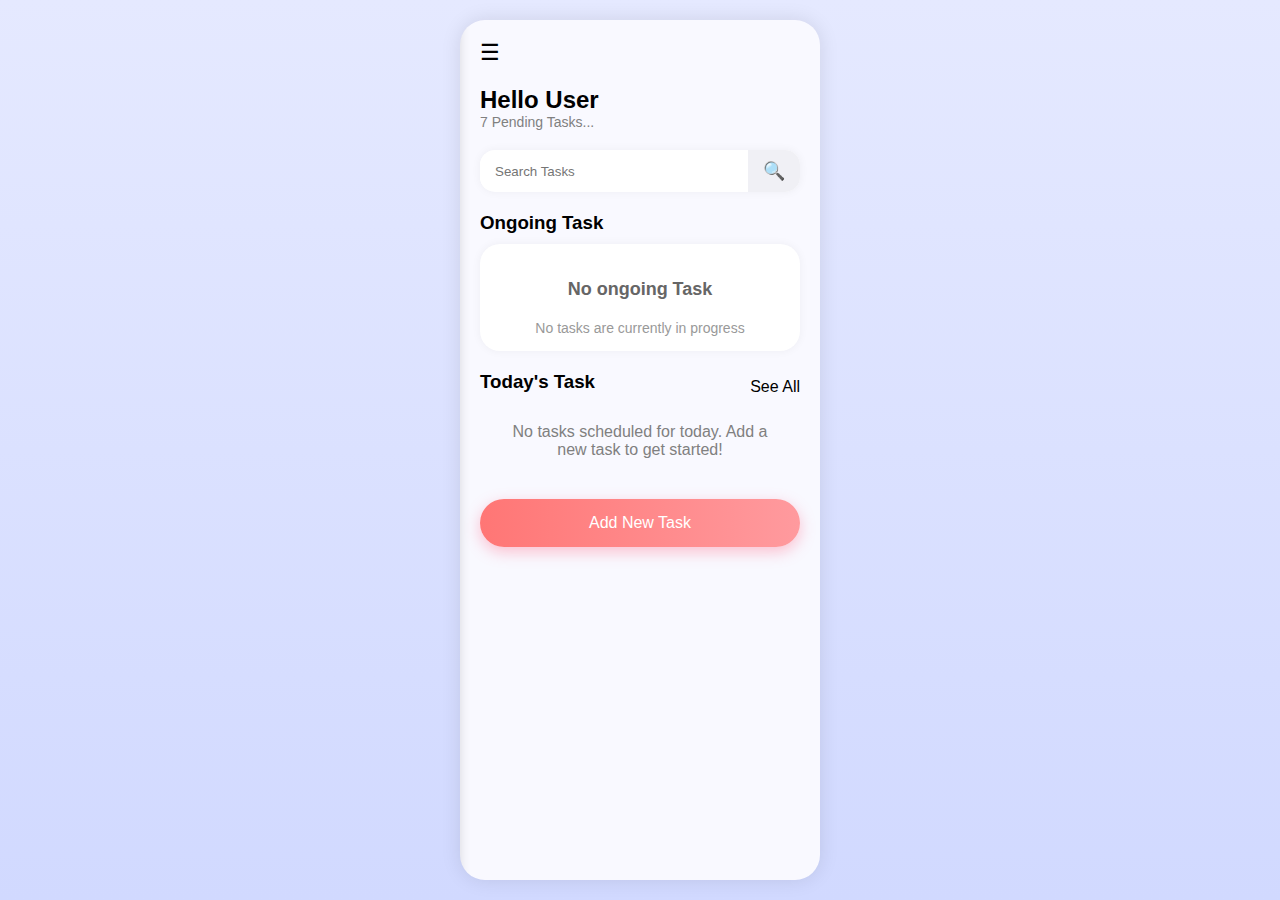
<file: ToDoApp/add.html>
<!DOCTYPE html>
<html lang="en">
<head>
  <meta charset="UTF-8" />
  <meta name="viewport" content="width=device-width, initial-scale=1.0"/>
  <title>To-Do Android App</title>
  <link rel="stylesheet" href="addC.css"/>
</head>
<body>

  <div class="app-container">
    <!-- Sidebar -->
    <div id="sidebar" class="sidebar">
      <ul>
        <li>👤 Profile</li>
        <li id="manageTasksBtn">📝 Manage Tasks</li>
        <ul id="sidebarTaskList" style="display:none; margin-left:20px;"></ul>
        <li id="previousTasksBtn">📋 Previous Tasks</li>
        <ul id="previousTasksList" style="display:none; margin-left:20px;"></ul>
        <li>🚪 Logout</li>
      </ul>
    </div>

    <!-- View/Edit Popup -->
    <div id="popup" class="popup">
      <div class="popup-content">
        <span class="close-btn" onclick="closePopup()">&times;</span>
        <h3 id="popupTitleDisplay"></h3>
        <p id="popupDescDisplay"></p>
        <p id="popupTimeDisplay"></p>

        <div id="popupEditForm" class="hidden">
          <input id="editTitle" type="text" placeholder="Title" />
          <input id="editDesc" type="text" placeholder="Description" />
          <input id="editDate" type="date" />
          <input id="editTime" type="text" placeholder="Time (e.g., 02:00 PM)" />
          <button onclick="saveTask()">💾 Save</button>
        </div>

        <button id="editBtn" onclick="editTask()">✏️ Edit</button>
      </div>
    </div>

    <!-- Add Task Popup -->
    <div id="addPopup" class="popup">
      <div class="popup-content">
        <span class="close-btn" onclick="closeAddPopup()">&times;</span>
        <h3>Add New Task</h3>
        <input id="newTitle" type="text" placeholder="Task Title" />
        <input id="newDesc" type="text" placeholder="Task Description" />
        <input id="newDate" type="date" />
        <input id="newTime" type="text" pattern="^([0-1]?[0-9]|2[0-3]):[0-5][0-9]:[0-5][0-9]$" placeholder="Starting Time (hh:mm:ss)" />
        <input id="newDuration" type="text" pattern="^([0-1]?[0-9]|2[0-3]):[0-5][0-9]:[0-5][0-9]$" placeholder="Set Duration (hh:mm:ss)" />
        <button onclick="submitNewTask()">✅ Add Task</button>
      </div>
    </div>

    <!-- User Profile Popup -->
    <div id="profilePopup" class="popup">
      <div class="popup-content">
        <span class="close-btn" onclick="closeProfilePopup()">&times;</span>
        <h3>User Profile</h3>
        <p><strong>Name:</strong> <span id="profileName"></span></p>
        <p><strong>Email:</strong> <span id="profileEmail"></span></p>
      </div>
    </div>

    <!-- Logout Confirmation Popup -->
    <div id="logoutPopup" class="popup">
      <div class="popup-content" style="text-align:center;">
        <h3>Do you want to logout?</h3>
        <div style="margin-top:30px;">
          <button id="logoutYesBtn" style="margin-right:20px;">Yes</button>
          <button id="logoutNoBtn">No</button>
        </div>
      </div>
    </div>

    <!-- Weekly Tasks Popup -->
    <div id="weeklyPopup" class="popup">
      <div class="popup-content" style="max-width: 400px; max-height: 80vh; overflow-y: auto;">
        <span class="close-btn" onclick="closeWeeklyPopup()">&times;</span>
        <h3>This Week's Tasks</h3>
        <div id="weeklyTaskList"></div>
      </div>
    </div>

    <!-- Monthly Tasks Popup -->
    <div id="monthlyPopup" class="popup">
      <div class="popup-content" style="max-width: 400px; max-height: 80vh; overflow-y: auto;">
        <span class="close-btn" onclick="closeMonthlyPopup()">&times;</span>
        <h3>This Month's Tasks</h3>
        <div id="monthlyTaskList"></div>
      </div>
    </div>

    <!-- Yearly Tasks Popup -->
    <div id="yearlyPopup" class="popup">
      <div class="popup-content" style="max-width: 400px; max-height: 80vh; overflow-y: auto;">
        <span class="close-btn" onclick="closeYearlyPopup()">&times;</span>
        <h3>This Year's Tasks</h3>
        <div id="yearlyTaskList"></div>
      </div>
    </div>

    <!-- Completed Tasks Popup -->
    <div id="completedPopup" class="popup">
      <div class="popup-content" style="max-width: 400px; max-height: 80vh; overflow-y: auto;">
        <span class="close-btn" onclick="closeCompletedPopup()">&times;</span>
        <h3>Completed Tasks</h3>
        <div id="completedTaskList"></div>
      </div>
    </div>

    <!-- Incompleted Tasks Popup -->
    <div id="incompletedPopup" class="popup">
      <div class="popup-content" style="max-width: 400px; max-height: 80vh; overflow-y: auto;">
        <span class="close-btn" onclick="closeIncompletedPopup()">&times;</span>
        <h3>Incompleted Tasks</h3>
        <div id="incompletedTaskList"></div>
      </div>
    </div>

    <!-- Main UI -->
    <header>
      <div class="menu-icon" onclick="toggleSidebar()">☰</div>
      <div class="header-right">
      </div>
    </header>

    <section class="greeting">
      <h2>Hello <span id="greetingName"></span></h2>
      <p><span id="pendingCount"></span> Pending Tasks...</p>
    </section>

    <div class="search-bar">
      <input type="text" id="searchInput" placeholder="Search Tasks"/>
      <button onclick="searchTasks()">🔍</button>
    </div>

    <section class="ongoing-task">
      <h3>Ongoing Task</h3>
      <div id="ongoingTaskCard" class="task-card">
        <!-- Content will be dynamically populated -->
      </div>
    </section>

    <section class="today-task">
      <div class="task-header">
        <h3>Today's Task</h3>
        <span class="see-all">See All</span>
      </div>
      <div class="task-list" id="taskList"></div>
    </section>

    <button class="add-btn" onclick="openAddPopup()">Add New Task</button>
  </div>

  <script>
    const taskList = document.getElementById("taskList");
    const sidebar = document.getElementById("sidebar");

    // Load tasks from localStorage or use default tasks
    let tasks = JSON.parse(localStorage.getItem('tasks')) || [
      { title: "Lunch with client", desc: "Ask Secretary", date: new Date().toISOString().split('T')[0], time: "10:30 AM" },
      { title: "Check Emails", desc: "Open PC", date: new Date().toISOString().split('T')[0], time: "01:45 PM" },
      { title: "Team Meeting", desc: "Weekly standup", date: new Date().toISOString().split('T')[0], time: "09:00 AM" }
    ];
    
    // Add some sample tasks for the current week, month, and year
    function addSampleWeeklyTasks() {
      const today = new Date();
      const startOfWeek = new Date(today);
      startOfWeek.setDate(today.getDate() - today.getDay());
      
      // Add tasks for different days of the week
      const weeklyTasks = [
        { title: "Project Review", desc: "Review Q1 progress", date: new Date(startOfWeek.getTime() + 1 * 24 * 60 * 60 * 1000).toISOString().split('T')[0], time: "02:00 PM" },
        { title: "Client Call", desc: "Discuss new requirements", date: new Date(startOfWeek.getTime() + 3 * 24 * 60 * 60 * 1000).toISOString().split('T')[0], time: "11:00 AM" },
        { title: "Code Review", desc: "Review pull requests", date: new Date(startOfWeek.getTime() + 4 * 24 * 60 * 60 * 1000).toISOString().split('T')[0], time: "03:30 PM" },
        { title: "Weekend Planning", desc: "Plan next week tasks", date: new Date(startOfWeek.getTime() + 5 * 24 * 60 * 60 * 1000).toISOString().split('T')[0], time: "04:00 PM" }
      ];
      
      // Add tasks for different days of the month
      const monthlyTasks = [
        { title: "Monthly Budget Review", desc: "Review and plan budget", date: new Date(today.getFullYear(), today.getMonth(), 15).toISOString().split('T')[0], time: "10:00 AM" },
        { title: "Team Building Event", desc: "Monthly team activity", date: new Date(today.getFullYear(), today.getMonth(), 20).toISOString().split('T')[0], time: "02:00 PM" },
        { title: "Performance Review", desc: "Monthly performance check", date: new Date(today.getFullYear(), today.getMonth(), 25).toISOString().split('T')[0], time: "03:30 PM" },
        { title: "Monthly Report", desc: "Prepare monthly summary", date: new Date(today.getFullYear(), today.getMonth(), 28).toISOString().split('T')[0], time: "11:00 AM" }
      ];
      
      // Add tasks for different months of the year
      const yearlyTasks = [
        { title: "Annual Strategy Meeting", desc: "Plan company strategy for the year", date: new Date(today.getFullYear(), 2, 15).toISOString().split('T')[0], time: "09:00 AM" },
        { title: "Q2 Quarterly Review", desc: "Review Q2 performance and goals", date: new Date(today.getFullYear(), 5, 30).toISOString().split('T')[0], time: "02:00 PM" },
        { title: "Summer Team Retreat", desc: "Annual team building retreat", date: new Date(today.getFullYear(), 7, 15).toISOString().split('T')[0], time: "10:00 AM" },
        { title: "Q3 Quarterly Review", desc: "Review Q3 performance and goals", date: new Date(today.getFullYear(), 8, 30).toISOString().split('T')[0], time: "02:00 PM" },
        { title: "Annual Budget Planning", desc: "Plan budget for next year", date: new Date(today.getFullYear(), 10, 15).toISOString().split('T')[0], time: "11:00 AM" },
        { title: "Year-End Review", desc: "Annual performance and goal review", date: new Date(today.getFullYear(), 11, 20).toISOString().split('T')[0], time: "03:00 PM" }
      ];
      
      tasks.push(...weeklyTasks, ...monthlyTasks, ...yearlyTasks);
    }

    let currentEditIndex = null;

    // Function to save tasks to localStorage
    function saveTasksToStorage() {
      localStorage.setItem('tasks', JSON.stringify(tasks));
    }

    function updatePendingCount() {
      // Count only non-completed and non-expired tasks
      const now = new Date();
      const currentDate = now.toISOString().split('T')[0];
      const currentTime = now.toTimeString().split(' ')[0];
      
      const pendingTasks = tasks.filter(task => {
        if (task.completed) return false; // Skip completed tasks
        
        // Skip expired incomplete tasks
        if (task.date === currentDate) {
          // Check if task time has passed
          const taskTime = task.time;
          let taskTime24 = taskTime;
          if (taskTime.includes('PM') && !taskTime.includes('12')) {
            const hour = parseInt(taskTime.split(':')[0]) + 12;
            taskTime24 = hour + ':' + taskTime.split(':')[1].split(' ')[0] + ':00';
          } else if (taskTime.includes('AM') && taskTime.includes('12')) {
            taskTime24 = '00:' + taskTime.split(':')[1].split(' ')[0] + ':00';
          } else if (taskTime.includes('AM')) {
            taskTime24 = taskTime.split(' ')[0] + ':00';
          } else if (taskTime.includes('PM') && taskTime.includes('12')) {
            taskTime24 = '12:' + taskTime.split(':')[1].split(' ')[0] + ':00';
          }
          
          if (taskTime24 < currentTime) return false; // Skip expired tasks
        } else if (task.date < currentDate) {
          return false; // Skip past tasks
        }
        
        return true; // Include active tasks
      });
      
      document.getElementById("pendingCount").textContent = pendingTasks.length;
      updateOngoingTask(); // Also update ongoing task when pending count changes
    }

    function updateOngoingTask() {
      const ongoingTaskCard = document.getElementById("ongoingTaskCard");
      const now = new Date();
      const currentDate = now.toISOString().split('T')[0];
      const currentTime = now.toTimeString().split(' ')[0]; // HH:MM:SS format
      
      // Filter today's non-completed and non-expired tasks
      const todaysTasks = tasks.filter(task => {
        if (task.date !== currentDate) return false;
        if (task.completed) return false;
        
        // Skip expired tasks
        const taskTime = task.time;
        let taskTime24 = taskTime;
        if (taskTime.includes('PM') && !taskTime.includes('12')) {
          const hour = parseInt(taskTime.split(':')[0]) + 12;
          taskTime24 = hour + ':' + taskTime.split(':')[1].split(' ')[0] + ':00';
        } else if (taskTime.includes('AM') && taskTime.includes('12')) {
          taskTime24 = '00:' + taskTime.split(':')[1].split(' ')[0] + ':00';
        } else if (taskTime.includes('AM')) {
          taskTime24 = taskTime.split(' ')[0] + ':00';
        } else if (taskTime.includes('PM') && taskTime.includes('12')) {
          taskTime24 = '12:' + taskTime.split(':')[1].split(' ')[0] + ':00';
        }
        
        // Only include non-expired tasks
        return taskTime24 >= currentTime;
      });
      
      // Find the currently ongoing task
      let ongoingTask = null;
      
      for (let task of todaysTasks) {
        // Convert task time to 24-hour format for comparison
        let taskTime24 = task.time;
        if (task.time.includes('PM') && !task.time.includes('12')) {
          const hour = parseInt(task.time.split(':')[0]) + 12;
          taskTime24 = hour + ':' + task.time.split(':')[1].split(' ')[0] + ':00';
        } else if (task.time.includes('AM') && task.time.includes('12')) {
          taskTime24 = '00:' + task.time.split(':')[1].split(' ')[0] + ':00';
        } else if (task.time.includes('AM')) {
          taskTime24 = task.time.split(' ')[0] + ':00';
        } else if (task.time.includes('PM') && task.time.includes('12')) {
          taskTime24 = '12:' + task.time.split(':')[1].split(' ')[0] + ':00';
        }
        
        // Check if current time is at or after the task start time (ongoing period)
        const taskTime = new Date(`2000-01-01T${taskTime24}`);
        const currentTimeObj = new Date(`2000-01-01T${currentTime}`);
        
        // Task is ongoing if current time is at or after the start time
        if (currentTimeObj >= taskTime) {
          ongoingTask = task;
          break;
        }
      }
      
      if (ongoingTask) {
        // Calculate progress based on time elapsed
        let taskTime24 = ongoingTask.time;
        if (ongoingTask.time.includes('PM') && !ongoingTask.time.includes('12')) {
          const hour = parseInt(ongoingTask.time.split(':')[0]) + 12;
          taskTime24 = hour + ':' + ongoingTask.time.split(':')[1].split(' ')[0] + ':00';
        } else if (ongoingTask.time.includes('AM') && ongoingTask.time.includes('12')) {
          taskTime24 = '00:' + ongoingTask.time.split(':')[1].split(' ')[0] + ':00';
        } else if (ongoingTask.time.includes('AM')) {
          taskTime24 = ongoingTask.time.split(' ')[0] + ':00';
        } else if (ongoingTask.time.includes('PM') && ongoingTask.time.includes('12')) {
          taskTime24 = '12:' + ongoingTask.time.split(':')[1].split(' ')[0] + ':00';
        }
        
        const taskTime = new Date(`2000-01-01T${taskTime24}`);
        const currentTimeObj = new Date(`2000-01-01T${currentTime}`);
        const timeDiff = Math.abs(currentTimeObj - taskTime) / (1000 * 60 * 60); // Difference in hours
        const progress = Math.min(Math.round((timeDiff / 2) * 100), 100); // Progress based on 2-hour window
        
        ongoingTaskCard.innerHTML = `
          <div class="task-info">
            <span class="days-left">Today</span>
            <h4>${ongoingTask.title}</h4>
            <p class="team">${ongoingTask.desc}</p>
            <div class="time">🕒 ${ongoingTask.time}</div>
          </div>
          <div class="rocket-image">🚀</div>
        `;
      } else {
        // No ongoing task
        ongoingTaskCard.innerHTML = `
          <div class="task-info" style="text-align: center; width: 100%;">
            <h4 style="color: #666; margin: 20px 0;">No ongoing Task</h4>
            <p style="color: #999; font-size: 14px;">No tasks are currently in progress</p>
          </div>
        `;
      }
    }

    function deleteExpiredTasks() {
      const now = new Date();
      const currentDate = now.toISOString().split('T')[0];
      const currentTime = now.toTimeString().split(' ')[0]; // HH:MM:SS format
      
      // Only delete tasks that expired AFTER the program started running
      // We'll only delete tasks that expire during the current session
      const expiredTasks = tasks.filter(task => {
        const taskDate = task.date;
        const taskTime = task.time;
        
        // Skip tasks that were already expired when the program started
        // Only consider tasks that expire during the current session
        
        // If task date is today, check if time has passed during this session
        if (taskDate === currentDate) {
          // Convert task time to 24-hour format for comparison
          let taskTime24 = taskTime;
          if (taskTime.includes('PM') && !taskTime.includes('12')) {
            const hour = parseInt(taskTime.split(':')[0]) + 12;
            taskTime24 = hour + ':' + taskTime.split(':')[1].split(' ')[0] + ':00';
          } else if (taskTime.includes('AM') && taskTime.includes('12')) {
            taskTime24 = '00:' + taskTime.split(':')[1].split(' ')[0] + ':00';
          } else if (taskTime.includes('AM')) {
            taskTime24 = taskTime.split(' ')[0] + ':00';
          } else if (taskTime.includes('PM') && taskTime.includes('12')) {
            taskTime24 = '12:' + taskTime.split(':')[1].split(' ')[0] + ':00';
          }
          
          // Only delete if the task time has passed during this session
          // This means we don't delete tasks that were already expired when the program started
          return taskTime24 < currentTime;
        }
        
        // Don't delete tasks from past dates - they should remain for reference
        return false;
      });
      
      // Remove expired tasks
      if (expiredTasks.length > 0) {
        expiredTasks.forEach(expiredTask => {
          const index = tasks.indexOf(expiredTask);
          if (index > -1) {
            tasks.splice(index, 1);
          }
        });
        
        // Save to localStorage and refresh the display
        saveTasksToStorage();
        loadTasks();
        updatePendingCount();
        
        // Show notification if tasks were deleted
        if (expiredTasks.length > 0) {
          showNotification(`${expiredTasks.length} expired task${expiredTasks.length > 1 ? 's' : ''} automatically deleted`);
        }
      }
    }

    function sortTasksByDateTime(taskArray) {
  return [...taskArray].sort((a, b) => {
    // Compare date first
    const dateA = new Date(a.date + 'T' + (a.time ? a.time.split(' ')[0] : '00:00:00'));
    const dateB = new Date(b.date + 'T' + (b.time ? b.time.split(' ')[0] : '00:00:00'));
    return dateA - dateB;
  });
}

function loadTasks() {
  taskList.innerHTML = "";

  // Get today's date in YYYY-MM-DD format
  const today = new Date().toISOString().split('T')[0];
  const currentTime = new Date().toTimeString().split(' ')[0];

  // Filter tasks to show only today's non-expired tasks
  const todaysTasks = tasks.filter(task => {
    if (task.date !== today) return false;
    if (task.completed) return false;
    
    // Check if task time has passed (expired)
    const taskTime = task.time;
    let taskTime24 = taskTime;
    if (taskTime.includes('PM') && !taskTime.includes('12')) {
      const hour = parseInt(taskTime.split(':')[0]) + 12;
      taskTime24 = hour + ':' + taskTime.split(':')[1].split(' ')[0] + ':00';
    } else if (taskTime.includes('AM') && taskTime.includes('12')) {
      taskTime24 = '00:' + taskTime.split(':')[1].split(' ')[0] + ':00';
    } else if (taskTime.includes('AM')) {
      taskTime24 = taskTime.split(' ')[0] + ':00';
    } else if (taskTime.includes('PM') && taskTime.includes('12')) {
      taskTime24 = '12:' + taskTime.split(':')[1].split(' ')[0] + ':00';
    }
    
    // Only show non-expired tasks
    return taskTime24 >= currentTime;
  });
  
  // Sort today's tasks by date/time
  const sortedTodaysTasks = sortTasksByDateTime(todaysTasks);

  if (sortedTodaysTasks.length === 0) {
    taskList.innerHTML = "<p style='text-align:center;color:gray;padding:20px;'>No tasks scheduled for today. Add a new task to get started!</p>";
    updatePendingCount();
    return;
  }

  sortedTodaysTasks.forEach((task, index) => {
    const originalIndex = tasks.indexOf(task);
    const taskEl = document.createElement("div");
    taskEl.className = "task-item";
    taskEl.innerHTML = `
      <div class="task-main-row" style="display: flex; justify-content: space-between; align-items: flex-start;">
        <div>
          <div class="task-title">${task.title}</div>
          <div class="task-desc">${task.desc}</div>
        </div>
        <div class="task-buttons" style="display: flex; gap: 6px;">
          <button class="complete-btn">✅</button>
          <button class="delete-btn">🗑️</button>
        </div>
      </div>
      <div class="task-time">📅 ${task.date} | 🕒 ${task.time} | ⏱️ ${task.duration || 'No duration'}</div>
    `;
    // ...existing button logic...
    taskEl.querySelector('.complete-btn').onclick = function(e) {
      e.stopPropagation();
      taskEl.style.textDecoration = "line-through";
      taskEl.style.opacity = "0.6";
      tasks[originalIndex].completed = true;
      saveTasksToStorage();
      updatePendingCount();
    };
    taskEl.querySelector('.delete-btn').onclick = function(e) {
      e.stopPropagation();
      tasks.splice(originalIndex, 1);
      saveTasksToStorage();
      loadTasks();
      updatePendingCount();
      document.getElementById("sidebarTaskList").style.display = "none";
    };
    taskEl.onclick = () => showPopup(task, originalIndex);
    taskList.appendChild(taskEl);
  });
  updatePendingCount();
  updateOngoingTask();
}

// Update sorting in weekly, monthly, yearly popups
function showWeeklyPopup() {
  const weeklyTaskList = document.getElementById("weeklyTaskList");
  weeklyTaskList.innerHTML = "";
  
  // Get current week's start and end dates
  const today = new Date();
  const startOfWeek = new Date(today);
  startOfWeek.setDate(today.getDate() - today.getDay()); // Start of week (Sunday)
  startOfWeek.setHours(0, 0, 0, 0);
  
  const endOfWeek = new Date(startOfWeek);
  endOfWeek.setDate(startOfWeek.getDate() + 6); // End of week (Saturday)
  endOfWeek.setHours(23, 59, 59, 999);
  
  // Filter tasks for this week (excluding expired incomplete tasks)
  const weeklyTasks = tasks.filter(task => {
    const taskDate = new Date(task.date);
    if (taskDate < startOfWeek || taskDate > endOfWeek) return false;
    
    // Skip completed tasks
    if (task.completed) return false;
    
    // Skip expired incomplete tasks
    const now = new Date();
    const currentDate = now.toISOString().split('T')[0];
    const currentTime = now.toTimeString().split(' ')[0];
    
    if (task.date === currentDate) {
      // Check if task time has passed
      const taskTime = task.time;
      let taskTime24 = taskTime;
      if (taskTime.includes('PM') && !taskTime.includes('12')) {
        const hour = parseInt(taskTime.split(':')[0]) + 12;
        taskTime24 = hour + ':' + taskTime.split(':')[1].split(' ')[0] + ':00';
      } else if (taskTime.includes('AM') && taskTime.includes('12')) {
        taskTime24 = '00:' + taskTime.split(':')[1].split(' ')[0] + ':00';
      } else if (taskTime.includes('AM')) {
        taskTime24 = taskTime.split(' ')[0] + ':00';
      } else if (taskTime.includes('PM') && taskTime.includes('12')) {
        taskTime24 = '12:' + taskTime.split(':')[1].split(' ')[0] + ':00';
      }
      
      if (taskTime24 < currentTime) return false; // Skip expired tasks
    } else if (task.date < currentDate) {
      return false; // Skip past tasks
    }
    
    return true;
  });
  
  // Sort weekly tasks by date/time
  const sortedWeeklyTasks = sortTasksByDateTime(weeklyTasks);
  
  if (sortedWeeklyTasks.length === 0) {
    weeklyTaskList.innerHTML = "<p style='text-align:center;color:gray;padding:20px;'>No tasks scheduled for this week.</p>";
    document.getElementById("weeklyPopup").classList.add("show");
    return;
  }
  
  sortedWeeklyTasks.forEach((task, index) => {
    // Find the original index in the main tasks array
    const originalIndex = tasks.indexOf(task);
    
    const taskEl = document.createElement("div");
    taskEl.className = "task-item";
    taskEl.style.margin = "10px 0";
    taskEl.innerHTML = `
  <div class="task-main-row" style="display: flex; justify-content: space-between; align-items: flex-start;">
    <div>
      <div class="task-title">${task.title}</div>
      <div class="task-desc">${task.desc}</div>
    </div>
    <div class="task-buttons" style="display: flex; gap: 6px;">
      <button class="complete-btn">✅</button>
      <button class="delete-btn">🗑️</button>
    </div>
  </div>
  <div class="task-time">📅 ${task.date} | 🕒 ${task.time} | ⏱️ ${task.duration || 'No duration'}</div>
`;

        // Complete button
        taskEl.querySelector('.complete-btn').onclick = function(e) {
          e.stopPropagation();
          taskEl.style.textDecoration = "line-through";
          taskEl.style.opacity = "0.6";
          // Update the task as completed in the tasks array
          tasks[originalIndex].completed = true;
          saveTasksToStorage();
          updatePendingCount();
        };
        // Delete button
        taskEl.querySelector('.delete-btn').onclick = function(e) {
          e.stopPropagation();
          tasks.splice(originalIndex, 1);
          saveTasksToStorage();
          showWeeklyPopup(); // Refresh the weekly popup
          updatePendingCount();
          loadTasks(); // Refresh main task list
        };
        // Show popup on click (not on button click)
        taskEl.onclick = () => showPopup(task, originalIndex);
        weeklyTaskList.appendChild(taskEl);
      });
      
      document.getElementById("weeklyPopup").classList.add("show");
    }

    function closeWeeklyPopup() {
      document.getElementById("weeklyPopup").classList.remove("show");
    }

    function showMonthlyPopup() {
      const monthlyTaskList = document.getElementById("monthlyTaskList");
      monthlyTaskList.innerHTML = "";
      
      // Get current month's start and end dates
      const today = new Date();
      const startOfMonth = new Date(today.getFullYear(), today.getMonth(), 1);
      startOfMonth.setHours(0, 0, 0, 0);
      
      const endOfMonth = new Date(today.getFullYear(), today.getMonth() + 1, 0);
      endOfMonth.setHours(23, 59, 59, 999);
      
      // Filter tasks for this month (excluding expired incomplete tasks)
      const monthlyTasks = tasks.filter(task => {
        const taskDate = new Date(task.date);
        if (taskDate < startOfMonth || taskDate > endOfMonth) return false;
        
        // Skip completed tasks
        if (task.completed) return false;
        
        // Skip expired incomplete tasks
        const now = new Date();
        const currentDate = now.toISOString().split('T')[0];
        const currentTime = now.toTimeString().split(' ')[0];
        
        if (task.date === currentDate) {
          // Check if task time has passed
          const taskTime = task.time;
          let taskTime24 = taskTime;
          if (taskTime.includes('PM') && !taskTime.includes('12')) {
            const hour = parseInt(taskTime.split(':')[0]) + 12;
            taskTime24 = hour + ':' + taskTime.split(':')[1].split(' ')[0] + ':00';
          } else if (taskTime.includes('AM') && taskTime.includes('12')) {
            taskTime24 = '00:' + taskTime.split(':')[1].split(' ')[0] + ':00';
          } else if (taskTime.includes('AM')) {
            taskTime24 = taskTime.split(' ')[0] + ':00';
          } else if (taskTime.includes('PM') && taskTime.includes('12')) {
            taskTime24 = '12:' + taskTime.split(':')[1].split(' ')[0] + ':00';
          }
          
          if (taskTime24 < currentTime) return false; // Skip expired tasks
        } else if (task.date < currentDate) {
          return false; // Skip past tasks
        }
        
        return true;
      });
      
      // Sort monthly tasks by date/time
      const sortedMonthlyTasks = sortTasksByDateTime(monthlyTasks);
      
      if (sortedMonthlyTasks.length === 0) {
        monthlyTaskList.innerHTML = "<p style='text-align:center;color:gray;padding:20px;'>No tasks scheduled for this month.</p>";
        document.getElementById("monthlyPopup").classList.add("show");
        return;
      }
      
      sortedMonthlyTasks.forEach((task, index) => {
        // Find the original index in the main tasks array
        const originalIndex = tasks.indexOf(task);
        
        const taskEl = document.createElement("div");
        taskEl.className = "task-item";
        taskEl.style.margin = "10px 0";
        taskEl.innerHTML = `
  <div class="task-main-row" style="display: flex; justify-content: space-between; align-items: flex-start;">
    <div>
      <div class="task-title">${task.title}</div>
      <div class="task-desc">${task.desc}</div>
    </div>
    <div class="task-buttons" style="display: flex; gap: 6px;">
      <button class="complete-btn">✅</button>
      <button class="delete-btn">🗑️</button>
    </div>
  </div>
  <div class="task-time">📅 ${task.date} | 🕒 ${task.time} | ⏱️ ${task.duration || 'No duration'}</div>
`;

        // Complete button
        taskEl.querySelector('.complete-btn').onclick = function(e) {
          e.stopPropagation();
          taskEl.style.textDecoration = "line-through";
          taskEl.style.opacity = "0.6";
          // Update the task as completed in the tasks array
          tasks[originalIndex].completed = true;
          saveTasksToStorage();
          updatePendingCount();
        };
        // Delete button
        taskEl.querySelector('.delete-btn').onclick = function(e) {
          e.stopPropagation();
          tasks.splice(originalIndex, 1);
          saveTasksToStorage();
          showMonthlyPopup(); // Refresh the monthly popup
          updatePendingCount();
          loadTasks(); // Refresh main task list
        };
        // Show popup on click (not on button click)
        taskEl.onclick = () => showPopup(task, originalIndex);
        monthlyTaskList.appendChild(taskEl);
      });
      
      document.getElementById("monthlyPopup").classList.add("show");
    }

    function closeMonthlyPopup() {
      document.getElementById("monthlyPopup").classList.remove("show");
    }

    function showYearlyPopup() {
      const yearlyTaskList = document.getElementById("yearlyTaskList");
      yearlyTaskList.innerHTML = "";
      
      // Get current year's start and end dates
      const today = new Date();
      const startOfYear = new Date(today.getFullYear(), 0, 1); // January 1st of the current year
      startOfYear.setHours(0, 0, 0, 0);
      
      const endOfYear = new Date(today.getFullYear(), 11, 31); // December 31st of the current year
      endOfYear.setHours(23, 59, 59, 999);
      
      // Filter tasks for this year (excluding expired incomplete tasks)
      const yearlyTasks = tasks.filter(task => {
        const taskDate = new Date(task.date);
        if (taskDate < startOfYear || taskDate > endOfYear) return false;
        
        // Skip completed tasks
        if (task.completed) return false;
        
        // Skip expired incomplete tasks
        const now = new Date();
        const currentDate = now.toISOString().split('T')[0];
        const currentTime = now.toTimeString().split(' ')[0];
        
        if (task.date === currentDate) {
          // Check if task time has passed
          const taskTime = task.time;
          let taskTime24 = taskTime;
          if (taskTime.includes('PM') && !taskTime.includes('12')) {
            const hour = parseInt(taskTime.split(':')[0]) + 12;
            taskTime24 = hour + ':' + taskTime.split(':')[1].split(' ')[0] + ':00';
          } else if (taskTime.includes('AM') && taskTime.includes('12')) {
            taskTime24 = '00:' + taskTime.split(':')[1].split(' ')[0] + ':00';
          } else if (taskTime.includes('AM')) {
            taskTime24 = taskTime.split(' ')[0] + ':00';
          } else if (taskTime.includes('PM') && taskTime.includes('12')) {
            taskTime24 = '12:' + taskTime.split(':')[1].split(' ')[0] + ':00';
          }
          
          if (taskTime24 < currentTime) return false; // Skip expired tasks
        } else if (task.date < currentDate) {
          return false; // Skip past tasks
        }
        
        return true;
      });
      
      // Sort yearly tasks by date/time
      const sortedYearlyTasks = sortTasksByDateTime(yearlyTasks);
      
      if (sortedYearlyTasks.length === 0) {
        yearlyTaskList.innerHTML = "<p style='text-align:center;color:gray;padding:20px;'>No tasks scheduled for this year.</p>";
        document.getElementById("yearlyPopup").classList.add("show");
        return;
      }
      
      sortedYearlyTasks.forEach((task, index) => {
        // Find the original index in the main tasks array
        const originalIndex = tasks.indexOf(task);
        
        const taskEl = document.createElement("div");
        taskEl.className = "task-item";
        taskEl.style.margin = "10px 0";
        taskEl.innerHTML = `
  <div class="task-main-row" style="display: flex; justify-content: space-between; align-items: flex-start;">
    <div>
      <div class="task-title">${task.title}</div>
      <div class="task-desc">${task.desc}</div>
    </div>
    <div class="task-buttons" style="display: flex; gap: 6px;">
      <button class="complete-btn">✅</button>
      <button class="delete-btn">🗑️</button>
    </div>
  </div>
  <div class="task-time">📅 ${task.date} | 🕒 ${task.time} | ⏱️ ${task.duration || 'No duration'}</div>
`;

        // Complete button
        taskEl.querySelector('.complete-btn').onclick = function(e) {
          e.stopPropagation();
          taskEl.style.textDecoration = "line-through";
          taskEl.style.opacity = "0.6";
          // Update the task as completed in the tasks array
          tasks[originalIndex].completed = true;
          saveTasksToStorage();
          updatePendingCount();
        };
        // Delete button
        taskEl.querySelector('.delete-btn').onclick = function(e) {
          e.stopPropagation();
          tasks.splice(originalIndex, 1);
          saveTasksToStorage();
          showYearlyPopup(); // Refresh the yearly popup
          updatePendingCount();
          loadTasks(); // Refresh main task list
        };
        // Show popup on click (not on button click)
        taskEl.onclick = () => showPopup(task, originalIndex);
        yearlyTaskList.appendChild(taskEl);
      });
      
      document.getElementById("yearlyPopup").classList.add("show");
    }

    function closeYearlyPopup() {
      document.getElementById("yearlyPopup").classList.remove("show");
    }

    function showCompletedTasksPopup() {
      const completedTaskList = document.getElementById("completedTaskList");
      completedTaskList.innerHTML = "";
      
      // Filter only completed tasks
      const completedTasks = tasks.filter(task => task.completed);
      
      if (completedTasks.length === 0) {
        completedTaskList.innerHTML = "<p style='text-align:center;color:gray;padding:20px;'>No completed tasks found.</p>";
        document.getElementById("completedPopup").classList.add("show");
        return;
      }
      
      // Sort tasks by date (most recent first)
      completedTasks.sort((a, b) => new Date(b.date) - new Date(a.date));
      
      completedTasks.forEach((task, index) => {
        // Find the original index in the main tasks array
        const originalIndex = tasks.indexOf(task);
        
        const taskEl = document.createElement("div");
        taskEl.className = "task-item";
        taskEl.style.margin = "10px 0";
        taskEl.style.opacity = "0.8";
        
        taskEl.innerHTML = `
  <div class="task-main-row" style="display: flex; justify-content: space-between; align-items: flex-start;">
    <div>
      <div class="task-title">${task.title}</div>
      <div class="task-desc">${task.desc}</div>
    </div>
  </div>
  <div class="task-time">📅 ${task.date} | 🕒 ${task.time} | ✅ Completed</div>
`;
        
        // No popup on click for completed tasks - read only
        completedTaskList.appendChild(taskEl);
      });
      
      document.getElementById("completedPopup").classList.add("show");
    }

    function closeCompletedPopup() {
      document.getElementById("completedPopup").classList.remove("show");
    }

    function showIncompletedTasksPopup() {
      const incompletedTaskList = document.getElementById("incompletedTaskList");
      incompletedTaskList.innerHTML = "";
      
      // Get current date and time
      const now = new Date();
      const currentDate = now.toISOString().split('T')[0];
      const currentTime = now.toTimeString().split(' ')[0]; // HH:MM:SS format
      
      // Filter tasks that are not completed and whose time has ended
      const expiredIncompleteTasks = tasks.filter(task => {
        if (task.completed) return false; // Skip completed tasks
        
        const taskDate = task.date;
        const taskTime = task.time;
        
        // Check if task date is today and time has passed
        if (taskDate === currentDate) {
          // Convert task time to 24-hour format for comparison
          let taskTime24 = taskTime;
          if (taskTime.includes('PM') && !taskTime.includes('12')) {
            const hour = parseInt(taskTime.split(':')[0]) + 12;
            taskTime24 = hour + ':' + taskTime.split(':')[1].split(' ')[0] + ':00';
          } else if (taskTime.includes('AM') && taskTime.includes('12')) {
            taskTime24 = '00:' + taskTime.split(':')[1].split(' ')[0] + ':00';
          } else if (taskTime.includes('AM')) {
            taskTime24 = taskTime.split(' ')[0] + ':00';
          } else if (taskTime.includes('PM') && taskTime.includes('12')) {
            taskTime24 = '12:' + taskTime.split(':')[1].split(' ')[0] + ':00';
          }
          
          // Check if task time has passed
          return taskTime24 < currentTime;
        }
        
        // Check if task date is in the past
        return taskDate < currentDate;
      });
      
      if (expiredIncompleteTasks.length === 0) {
        incompletedTaskList.innerHTML = "<p style='text-align:center;color:gray;padding:20px;'>No expired incomplete tasks found. Great job completing all your tasks on time!</p>";
        document.getElementById("incompletedPopup").classList.add("show");
        return;
      }
      
      // Sort tasks by date (most recent first)
      expiredIncompleteTasks.sort((a, b) => new Date(b.date) - new Date(a.date));
      
      expiredIncompleteTasks.forEach((task, index) => {
        // Find the original index in the main tasks array
        const originalIndex = tasks.indexOf(task);
        
        const taskEl = document.createElement("div");
        taskEl.className = "task-item";
        taskEl.style.margin = "10px 0";
        taskEl.style.borderLeft = "5px solid #ff6b6b"; // Red border for expired tasks
        
        taskEl.innerHTML = `
  <div class="task-main-row" style="display: flex; justify-content: space-between; align-items: flex-start;">
    <div>
      <div class="task-title">${task.title}</div>
      <div class="task-desc">${task.desc}</div>
    </div>
  </div>
  <div class="task-time">📅 ${task.date} | Starting Time: ${task.time} | Duration: ${task.duration || 'No duration'} | ⏰ Expired</div>
`;

        // No popup on click for incomplete tasks - read only
        incompletedTaskList.appendChild(taskEl);
      });
      
      document.getElementById("incompletedPopup").classList.add("show");
    }

    function closeIncompletedPopup() {
      document.getElementById("incompletedPopup").classList.remove("show");
    }

    function showNotification(message) {
      // Create notification element
      const notification = document.createElement("div");
      notification.style.cssText = `
        position: fixed;
        top: 20px;
        right: 20px;
        background: #ff6b6b;
        color: white;
        padding: 12px 20px;
        border-radius: 8px;
        box-shadow: 0 4px 12px rgba(0,0,0,0.15);
        z-index: 10000;
        font-size: 14px;
        max-width: 300px;
        word-wrap: break-word;
        animation: slideIn 0.3s ease-out;
      `;
      notification.textContent = message;
      
      // Add animation CSS
      const style = document.createElement("style");
      style.textContent = `
        @keyframes slideIn {
          from { transform: translateX(100%); opacity: 0; }
          to { transform: translateX(0); opacity: 1; }
        }
        @keyframes slideOut {
          from { transform: translateX(0); opacity: 1; }
          to { transform: translateX(100%); opacity: 0; }
        }
      `;
      document.head.appendChild(style);
      
      // Add to page
      document.body.appendChild(notification);
      
      // Remove after 3 seconds
      setTimeout(() => {
        notification.style.animation = "slideOut 0.3s ease-in";
        setTimeout(() => {
          if (notification.parentNode) {
            notification.parentNode.removeChild(notification);
          }
        }, 300);
      }, 3000);
    }

    function loadTasks() {
      taskList.innerHTML = "";

      // Get today's date in YYYY-MM-DD format
      const today = new Date().toISOString().split('T')[0];
      const currentTime = new Date().toTimeString().split(' ')[0]; // HH:MM:SS format
      
      // Filter tasks to show only today's non-expired tasks
      const todaysTasks = tasks.filter(task => {
        if (task.date !== today) return false;
        if (task.completed) return false;
        
        // Check if task time has passed (expired)
        const taskTime = task.time;
        let taskTime24 = taskTime;
        if (taskTime.includes('PM') && !taskTime.includes('12')) {
          const hour = parseInt(taskTime.split(':')[0]) + 12;
          taskTime24 = hour + ':' + taskTime.split(':')[1].split(' ')[0] + ':00';
        } else if (taskTime.includes('AM') && taskTime.includes('12')) {
          taskTime24 = '00:' + taskTime.split(':')[1].split(' ')[0] + ':00';
        } else if (taskTime.includes('AM')) {
          taskTime24 = taskTime.split(' ')[0] + ':00';
        } else if (taskTime.includes('PM') && taskTime.includes('12')) {
          taskTime24 = '12:' + taskTime.split(':')[1].split(' ')[0] + ':00';
        }
        
        // Only show non-expired tasks
        return taskTime24 >= currentTime;
      });
      
      // Sort today's tasks by date/time
      const sortedTodaysTasks = sortTasksByDateTime(todaysTasks);

      if (sortedTodaysTasks.length === 0) {
        taskList.innerHTML = "<p style='text-align:center;color:gray;padding:20px;'>No tasks scheduled for today. Add a new task to get started!</p>";
        updatePendingCount();
        return;
      }

      sortedTodaysTasks.forEach((task, index) => {
        const originalIndex = tasks.indexOf(task);
        const taskEl = document.createElement("div");
        taskEl.className = "task-item";
        taskEl.innerHTML = `
          <div class="task-main-row" style="display: flex; justify-content: space-between; align-items: flex-start;">
            <div>
              <div class="task-title">${task.title}</div>
              <div class="task-desc">${task.desc}</div>
            </div>
            <div class="task-buttons" style="display: flex; gap: 6px;">
              <button class="complete-btn">✅</button>
              <button class="delete-btn">🗑️</button>
            </div>
          </div>
          <div class="task-time">📅 ${task.date} | 🕒 ${task.time} | ⏱️ ${task.duration || 'No duration'}</div>
        `;
        // ...existing button logic...
        taskEl.querySelector('.complete-btn').onclick = function(e) {
          e.stopPropagation();
          taskEl.style.textDecoration = "line-through";
          taskEl.style.opacity = "0.6";
          tasks[originalIndex].completed = true;
          saveTasksToStorage();
          updatePendingCount();
        };
        taskEl.querySelector('.delete-btn').onclick = function(e) {
          e.stopPropagation();
          tasks.splice(originalIndex, 1);
          saveTasksToStorage();
          loadTasks();
          updatePendingCount();
          document.getElementById("sidebarTaskList").style.display = "none";
        };
        taskEl.onclick = () => showPopup(task, originalIndex);
        taskList.appendChild(taskEl);
      });
      updatePendingCount();
      updateOngoingTask();
    }

    function toggleSidebar() {
      sidebar.classList.toggle("show");
    }

    function showPopup(task, index) {
      currentEditIndex = index;
      document.getElementById("popupTitleDisplay").innerText = task.title;
      document.getElementById("popupDescDisplay").innerText = task.desc;
      document.getElementById("popupTimeDisplay").innerText = `Date: ${task.date} | Time: ${task.time}`;
      document.getElementById("popup").classList.add("show");

      document.getElementById("popupEditForm").classList.add("hidden");
      document.getElementById("popupTitleDisplay").style.display = "block";
      document.getElementById("popupDescDisplay").style.display = "block";
      document.getElementById("popupTimeDisplay").style.display = "block";
      document.getElementById("editBtn").style.display = "inline-block";
    }

    function closePopup() {
      document.getElementById("popup").classList.remove("show");
    }

    function editTask() {
      const task = tasks[currentEditIndex];
      document.getElementById("editTitle").value = task.title;
      document.getElementById("editDesc").value = task.desc;
      document.getElementById("editDate").value = task.date;
      document.getElementById("editTime").value = task.time;

      document.getElementById("popupEditForm").classList.remove("hidden");
      document.getElementById("popupTitleDisplay").style.display = "none";
      document.getElementById("popupDescDisplay").style.display = "none";
      document.getElementById("popupTimeDisplay").style.display = "none";
      document.getElementById("editBtn").style.display = "none";
    }

    function saveTask() {
      const title = document.getElementById("editTitle").value.trim();
      const desc = document.getElementById("editDesc").value.trim();
      const date = document.getElementById("editDate").value;
      const time = document.getElementById("editTime").value.trim();

      if (!title || !desc || !date || !time) {
        alert("All fields are required!");
        return;
      }

      tasks[currentEditIndex] = { title, desc, date, time };
      saveTasksToStorage();
      loadTasks();
      closePopup();
    }

    // Add Task Popup
    function openAddPopup() {
      document.getElementById("addPopup").classList.add("show");
      document.getElementById("newTitle").value = "";
      document.getElementById("newDesc").value = "";
      // Set default date to today and minimum date to today (only future dates allowed)
      const today = new Date().toISOString().split('T')[0];
      const dateInput = document.getElementById("newDate");
      dateInput.value = today;
      dateInput.min = today; // Only allow future dates
      document.getElementById("newTime").value = "";
      document.getElementById("newDuration").value = "";
    }

    function closeAddPopup() {
      document.getElementById("addPopup").classList.remove("show");
    }

    function submitNewTask() {
      const title = document.getElementById("newTitle").value.trim();
      const desc = document.getElementById("newDesc").value.trim();
      const date = document.getElementById("newDate").value;
      let time = document.getElementById("newTime").value.trim();
      let duration = document.getElementById("newDuration").value.trim();

      if (!title || !desc || !date || !time || !duration) {
        alert("Please fill in all task details.");
        return;
      }

      // Validate time format (hh:mm:ss)
      const timeRegex = /^([0-1]?[0-9]|2[0-3]):[0-5][0-9]:[0-5][0-9]$/;
      if (!timeRegex.test(time)) {
        alert("Please enter time in hh:mm:ss format (e.g., 09:30:00, 14:45:30)");
        return;
      }

      // Validate duration format (hh:mm:ss)
      const durationRegex = /^([0-1]?[0-9]|2[0-3]):[0-5][0-9]:[0-5][0-9]$/;
      if (!durationRegex.test(duration)) {
        alert("Please enter duration in hh:mm:ss format (e.g., 02:30:00, 01:45:30)");
        return;
      }

      // Check if selected date is in the past
      const selectedDate = new Date(date);
      const today = new Date();
      today.setHours(0, 0, 0, 0); // Reset time to start of day for accurate comparison
      
      if (selectedDate < today) {
        alert("Please select a future date for your task.");
        return;
      }

      tasks.push({ title, desc, date, time, duration });
      saveTasksToStorage();
      loadTasks();
      closeAddPopup();
      updatePendingCount();
    }

    document.getElementById("manageTasksBtn").onclick = function() {
      const sidebarTaskList = document.getElementById("sidebarTaskList");
      if (sidebarTaskList.style.display === "none") {
        // Show time-based options
        sidebarTaskList.innerHTML = "";
        
        const timeOptions = ["This Week", "This Month", "This Year"];
        timeOptions.forEach(option => {
          const li = document.createElement("li");
          li.textContent = option;
          li.style.cursor = "pointer";
          li.onclick = function(e) {
            e.stopPropagation();
            // Handle time-based filtering here
            if (option === "This Week") {
              showWeeklyPopup();
            } else if (option === "This Month") {
              showMonthlyPopup();
            } else if (option === "This Year") {
              showYearlyPopup(); // Show yearly tasks
            }
            sidebar.classList.remove("show");
            sidebarTaskList.style.display = "none";
          };
          sidebarTaskList.appendChild(li);
        });
        sidebarTaskList.style.display = "block";
      } else {
        // Hide the list
        sidebarTaskList.style.display = "none";
      }
    };

    // Example user info
const user = {
  name: "Mohin",
  email: "mohin@email.com"
};

document.querySelector("#sidebar li").onclick = function() {
  showProfilePopup();
};

    document.getElementById("previousTasksBtn").onclick = function() {
      const previousTasksList = document.getElementById("previousTasksList");
      if (previousTasksList.style.display === "none") {
        // Show the submenu options
        previousTasksList.innerHTML = "";
        
        const taskOptions = ["✅ Completed Tasks", "⏰ Incompleted Tasks"];
        taskOptions.forEach(option => {
          const li = document.createElement("li");
          li.textContent = option;
          li.style.cursor = "pointer";
          li.style.padding = "10px 20px";
          li.style.fontSize = "14px";
          li.onclick = function(e) {
            e.stopPropagation();
            // Handle task filtering here
            if (option === "✅ Completed Tasks") {
              showCompletedTasksPopup();
            } else if (option === "⏰ Incompleted Tasks") {
              showIncompletedTasksPopup();
            }
            sidebar.classList.remove("show");
            previousTasksList.style.display = "none";
          };
          previousTasksList.appendChild(li);
        });
        previousTasksList.style.display = "block";
      } else {
        // Hide the list
        previousTasksList.style.display = "none";
      }
    };

function showProfilePopup() {
  document.getElementById("profileName").textContent = localStorage.getItem('username') || "User";
  document.getElementById("profileEmail").textContent = localStorage.getItem('email') || "Not set";
  document.getElementById("profilePopup").classList.add("show");
}

function closeProfilePopup() {
  document.getElementById("profilePopup").classList.remove("show");
}

    // Only add sample tasks if no tasks exist in localStorage
    if (tasks.length === 3) { // If only the default 3 tasks exist
      addSampleWeeklyTasks(); // Add sample weekly tasks
      saveTasksToStorage(); // Save the sample tasks
    }
    loadTasks();
    updatePendingCount();
    updateOngoingTask();
    
    // Update ongoing task every minute
    setInterval(updateOngoingTask, 60000);
    
    // Automatic deletion of expired tasks is now disabled
    // Tasks will only be deleted manually by the user
    // setInterval(deleteExpiredTasks, 60000); // 60000ms = 1 minute
    // deleteExpiredTasks();
    function showSearchPopup(filteredTasks) {
  // Create a new popup container if not exists
  let searchPopup = document.getElementById("searchPopup");
  if (!searchPopup) {
    searchPopup = document.createElement("div");
    searchPopup.id = "searchPopup";
    searchPopup.className = "popup";
    searchPopup.innerHTML = `
      <div class="popup-content" style="max-width: 400px; max-height: 80vh; overflow-y: auto;">
        <span class="close-btn" onclick="closeSearchPopup()">&times;</span>
        <h3 style="margin-bottom:20px;">Search Results</h3>
        <div id="searchTaskList"></div>
      </div>
    `;
    document.body.appendChild(searchPopup);
  }

  // Fill the popup with the search results as a list
  const searchTaskList = searchPopup.querySelector("#searchTaskList");
  searchTaskList.innerHTML = "";

  // Sort the filtered tasks by date/time (earliest first)
  const sortedTasks = sortTasksByDateTime(filteredTasks);

  if (sortedTasks.length === 0) {
    searchTaskList.innerHTML = "<p style='text-align:center;color:gray;padding:20px;'>No matching tasks found.</p>";
  } else {
    sortedTasks.forEach((task, idx) => {
      const taskEl = document.createElement("div");
      taskEl.className = "task-item";
      taskEl.style.margin = "10px 0";
      taskEl.style.display = "flex";
      taskEl.style.justifyContent = "space-between";
      taskEl.style.alignItems = "flex-start";
      taskEl.style.background = "#f9f9f9";
      taskEl.style.borderRadius = "8px";
      taskEl.style.boxShadow = "0 1px 4px rgba(0,0,0,0.04)";
      taskEl.style.padding = "14px 16px";
      taskEl.style.transition = "background 0.2s";
      taskEl.onmouseover = () => taskEl.style.background = "#f1f1f1";
      taskEl.onmouseout = () => taskEl.style.background = "#f9f9f9";

      taskEl.innerHTML = `
        <div>
          <div class="task-title" style="font-weight:600;font-size:16px;">${task.title}</div>
          <div class="task-desc" style="color:#555;font-size:14px;margin:4px 0 8px 0;">${task.desc}</div>
          <div class="task-time" style="font-size:13px;color:#888;">
            <span style="margin-right:8px;">📅 ${task.date}</span>
            <span style="margin-right:8px;">| 🕒 ${task.time}</span>
            <span>| ⏱️ ${task.duration || 'No duration'}</span>
          </div>
        </div>
        <div class="task-buttons" style="display: flex; flex-direction: row; gap: 6px; align-items: flex-start;">
          <button class="complete-btn" style="font-size:18px;padding:4px 8px;">✅</button>
          <button class="delete-btn" style="font-size:18px;padding:4px 8px;">🗑️</button>
        </div>
      `;

      // Complete button
      taskEl.querySelector('.complete-btn').onclick = function(e) {
        e.stopPropagation();
        taskEl.style.textDecoration = "line-through";
        taskEl.style.opacity = "0.6";
        // Update the task as completed in the tasks array
        tasks[tasks.indexOf(task)].completed = true;
        saveTasksToStorage();
        showSearchPopup(sortedTasks.filter(t => !t.completed)); // Refresh popup
        updatePendingCount();
        loadTasks();
      };
      // Delete button
      taskEl.querySelector('.delete-btn').onclick = function(e) {
        e.stopPropagation();
        tasks.splice(tasks.indexOf(task), 1);
        saveTasksToStorage();
        showSearchPopup(sortedTasks.filter(t => tasks.includes(t))); // Refresh popup
        updatePendingCount();
        loadTasks();
      };
      // Show popup on click (not on button click)
      taskEl.onclick = () => showPopup(task, tasks.indexOf(task));
      searchTaskList.appendChild(taskEl);
    });
  }

  searchPopup.classList.add("show");
}

function closeSearchPopup() {
  const searchPopup = document.getElementById("searchPopup");
  if (searchPopup) searchPopup.classList.remove("show");
}

// Replace your searchTasks function with this:
function searchTasks() {
  const keyword = document.getElementById("searchInput").value.trim().toLowerCase();
  const now = new Date();
  const currentDate = now.toISOString().split('T')[0];
  const currentTime = now.toTimeString().split(' ')[0];

  const filteredTasks = tasks.filter(task => {
    if (!task.title.toLowerCase().includes(keyword)) return false;
    if (task.completed) return false;
    if (task.date === currentDate) {
      let taskTime24 = task.time;
      if (taskTime24.includes('PM') && !taskTime24.includes('12')) {
        const hour = parseInt(taskTime24.split(':')[0]) + 12;
        taskTime24 = hour + ':' + taskTime24.split(':')[1].split(' ')[0] + ':00';
      } else if (taskTime24.includes('AM') && taskTime24.includes('12')) {
        taskTime24 = '00:' + taskTime24.split(':')[1].split(' ')[0] + ':00';
      } else if (taskTime24.includes('AM')) {
        taskTime24 = taskTime24.split(' ')[0] + ':00';
      } else if (taskTime24.includes('PM') && taskTime24.includes('12')) {
        taskTime24 = '12:' + taskTime24.split(':')[1].split(' ')[0] + ':00';
      }
      if (taskTime24 < currentTime) return false;
    } else if (task.date < currentDate) {
      return false;
    }
    return true;
  });

  // Show results in a popup, not in Today's Task section
  showSearchPopup(filteredTasks);
}

// ...existing code...

    // Show logout popup when clicking 'Logout' in sidebar
document.querySelector("#sidebar li:last-child").onclick = function() {
  document.getElementById("logoutPopup").classList.add("show");
};

// Handle Yes/No buttons
document.getElementById("logoutYesBtn").onclick = function() {
  document.getElementById("logoutPopup").classList.remove("show");
  // Redirect to index.html on logout
  window.location.href = "index.html";
};

document.getElementById("logoutNoBtn").onclick = function() {
  document.getElementById("logoutPopup").classList.remove("show");
};

    // Set greeting name from localStorage
    const greetingName = document.getElementById("greetingName");
    const storedUsername = localStorage.getItem('username');
    greetingName.textContent = storedUsername ? storedUsername : "User";

  </script>
</body>
</html>
</file>
<file: ToDoApp/addC.css>
* {
  margin: 0;
  padding: 0;
  box-sizing: border-box;
  font-family: 'Segoe UI', sans-serif;
}

body {
  background: linear-gradient(to bottom, #e5e9ff, #d1d9ff);
  min-height: 100vh;
  display: flex;
  justify-content: center;
  padding: 20px;
}

.app-container {
  width: 360px;
  background: #f9f9ff;
  border-radius: 25px;
  padding: 20px;
  box-shadow: 0 0 20px rgba(0,0,0,0.1);
  position: relative;
  overflow: hidden;
}

/* Sidebar inside container */
.sidebar {
  position: absolute;
  top: 0;
  left: 0;
  height: 100%;
  width: 220px;
  background: #5c6bc0;
  color: #fff;
  padding-top: 60px;
  z-index: 1;
  transform: translateX(-100%);
  transition: transform 0.3s ease;
  border-top-left-radius: 20px;
  border-bottom-left-radius: 20px;
  box-shadow: 2px 0 10px rgba(0, 0, 0, 0.1);
}

.sidebar.show {
  transform: translateX(0);
}

.sidebar ul {
  list-style: none;
  padding: 0;
}

.sidebar ul li {
  padding: 15px 20px;
  font-size: 16px;
  cursor: pointer;
  transition: background 0.2s;
}

.sidebar ul li:hover {
  background-color: #7986cb;
}

header {
  display: flex;
  justify-content: space-between;
  align-items: center;
  position: relative;
  z-index: 2; /* Make sure it's above sidebar */
}

.menu-icon {
  font-size: 22px;
  cursor: pointer;
  z-index: 2;
  position: relative;
}

.greeting h2 {
  margin-top: 20px;
  font-size: 24px;
}

.greeting p {
  font-size: 14px;
  color: gray;
}

.search-bar {
  margin: 20px 0;
  display: flex;
  align-items: center;
  background: #fff;
  border-radius: 15px;
  overflow: hidden;
  box-shadow: 0 0 10px rgba(0,0,0,0.05);
}

.search-bar input {
  flex: 1;
  border: none;
  padding: 10px 15px;
  outline: none;
}

.search-bar button {
  border: none;
  background: #f0f0f5;
  padding: 10px 15px;
  font-size: 18px;
}

.ongoing-task h3,
.today-task h3 {
  margin-bottom: 10px;
}

.task-card {
  background: #fff;
  border-radius: 20px;
  padding: 15px;
  display: flex;
  justify-content: space-between;
  align-items: center;
  box-shadow: 0 0 10px rgba(0,0,0,0.05);
  margin-bottom: 20px;
}

.progress {
  font-size: 14px;
  color: red;
  margin-bottom: 5px;
}

.days-left {
  font-size: 12px;
  color: orangered;
  background: #ffeeee;
  padding: 2px 6px;
  border-radius: 8px;
  display: inline-block;
  margin-bottom: 10px;
}

.task-info h4 {
  font-size: 18px;
  margin-bottom: 5px;
}

.task-info .team,
.task-info .time {
  font-size: 13px;
  color: gray;
}

.rocket-image {
  font-size: 50px;
}

.task-header {
  display: flex;
  justify-content: space-between;
  align-items: center;
}

.task-list .task-item {
  background: #fff;
  border-left: 5px solid #8e9dff;
  padding: 10px 15px;
  border-radius: 15px;
  margin: 10px 0;
  box-shadow: 0 2px 8px rgba(0,0,0,0.05);
}

.task-item .task-title {
  font-size: 16px;
  font-weight: 500;
}

.task-item .task-desc {
  font-size: 12px;
  color: gray;
}

.task-item .task-time {
  font-size: 12px;
  margin-top: 8px;
  text-align: right;
  color: #777;
}

.add-btn {
  width: 100%;
  padding: 15px;
  background: linear-gradient(90deg, #ff7675, #ff9a9e);
  color: #fff;
  font-size: 16px;
  border: none;
  border-radius: 25px;
  margin-top: 20px;
  cursor: pointer;
  box-shadow: 0 5px 15px rgba(255, 105, 135, 0.4);
  transition: background 0.3s ease;
}
/* Popup Styles */
.popup {
  display: none;
  position: fixed;
  top: 0;
  left: 0;
  width: 100%;
  height: 100%;
  background-color: rgba(0, 0, 0, 0.4);
  z-index: 999;
  justify-content: center;
  align-items: center;
}

.popup.show {
  display: flex;
}

.popup-content {
  background: #fff;
  padding: 25px;
  border-radius: 15px;
  width: 80%;
  max-width: 300px;
  box-shadow: 0 5px 15px rgba(0,0,0,0.2);
  position: relative;
}

.popup-content h3 {
  margin-bottom: 10px;
  color: #333;
}

.popup-content p {
  font-size: 14px;
  color: #555;
}

.close-btn {
  position: absolute;
  top: 8px;
  right: 15px;
  font-size: 22px;
  cursor: pointer;
  color: #888;
}
/* Popup Styles */
.popup {
  display: none;
  position: fixed;
  top: 0;
  left: 0;
  width: 100%;
  height: 100%;
  background-color: rgba(0, 0, 0, 0.4);
  z-index: 999;
  justify-content: center;
  align-items: center;
}

.popup.show {
  display: flex;
}

.popup-content {
  background: #fff;
  padding: 25px;
  border-radius: 15px;
  width: 80%;
  max-width: 320px;
  box-shadow: 0 5px 15px rgba(0,0,0,0.2);
  position: relative;
  text-align: center;
}

.popup-content h3,
.popup-content p {
  margin-bottom: 10px;
}

.popup-content input {
  display: block;
  width: 90%;
  margin: 8px auto;
  padding: 8px;
  border-radius: 10px;
  border: 1px solid #ccc;
}

.popup-content button {
  padding: 10px 20px;
  background: #5c6bc0;
  color: white;
  border: none;
  border-radius: 8px;
  cursor: pointer;
  margin-top: 10px;
}

.popup-content button:hover {
  background: #3949ab;
}

.close-btn {
  position: absolute;
  top: 8px;
  right: 15px;
  font-size: 22px;
  cursor: pointer;
  color: #888;
}

.hidden {
  display: none;
}
/* Popup styles (already added previously) */
.popup {
  display: none;
  position: fixed;
  top: 0;
  left: 0;
  width: 100%;
  height: 100%;
  background-color: rgba(0, 0, 0, 0.4);
  z-index: 999;
  justify-content: center;
  align-items: center;
}

.popup.show {
  display: flex;
}

.popup-content {
  background: #fff;
  padding: 25px;
  border-radius: 15px;
  width: 80%;
  max-width: 320px;
  box-shadow: 0 5px 15px rgba(0,0,0,0.2);
  position: relative;
  text-align: center;
}

.popup-content input {
  display: block;
  width: 90%;
  margin: 10px auto;
  padding: 8px;
  border-radius: 10px;
  border: 1px solid #ccc;
}

.popup-content button {
  padding: 10px 20px;
  background: #5c6bc0;
  color: white;
  border: none;
  border-radius: 8px;
  cursor: pointer;
  margin-top: 10px;
}

.popup-content button:hover {
  background: #3949ab;
}

.close-btn {
  position: absolute;
  top: 8px;
  right: 15px;
  font-size: 22px;
  cursor: pointer;
  color: #888;
}

.hidden {
  display: none;
}
</file>
